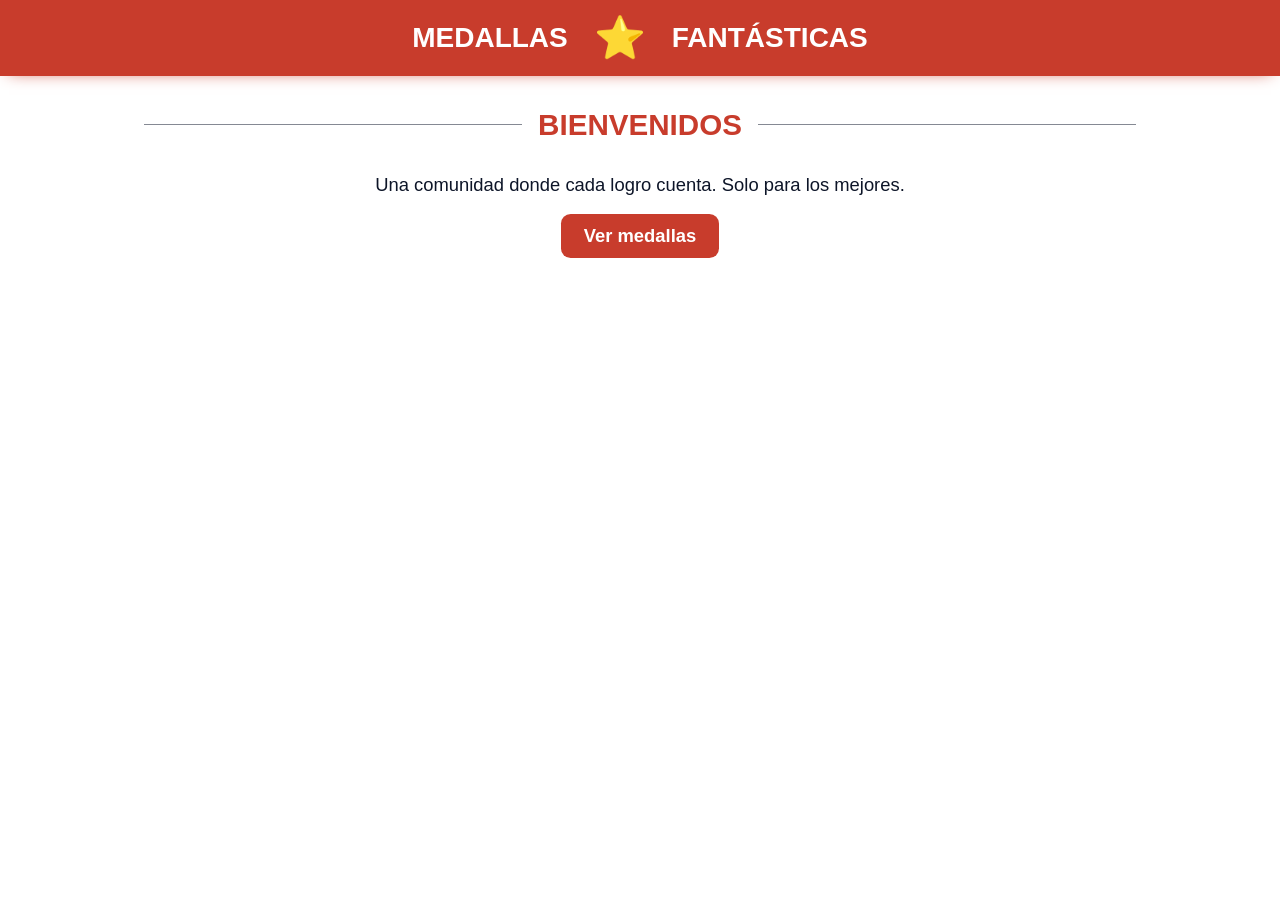
<file: index.html>
<!doctype html>
<html lang="es">
  <head>
    <meta charset="UTF-8" />
    <meta name="viewport" content="width=device-width, initial-scale=1.0" />
    <title>Inicio - Medallas Fantásticas</title>
    <link rel="stylesheet" href="css/estilos.css" />
    <link rel="icon" type="image/png" href="images/favicon.png" />
  </head>
  <body>
    <header class="cabecera" id="cabecera">
      <div class="fila">
        <a href="index.html" class="marca">Medallas</a>
        <button class="estrella" id="estrella" aria-label="Abrir menú" aria-expanded="false">
          ⭐
        </button>
        <a href="index.html" class="marca">Fantásticas</a>
      </div>
      <nav class="menu" id="menu">
        <ul>
          <li><a href="normas.html">📋Normas</a></li>
          <li><a href="medallas.html">⭐Medallas</a></li>
          <li><a href="calendario.html">📅Calendario</a></li>
          <li><a href="entrar.html">👤Entrar</a></li>
        </ul>
      </nav>
    </header>
    <main class="contenido">
      <div class="titulo">
        <span></span>
        <h1>Bienvenidos</h1>
        <span></span>
      </div>
      <p class="intro">Una comunidad donde cada logro cuenta. Solo para los mejores.</p>
      <p class="centro"><a class="boton" href="medallas.html">Ver medallas</a></p>
    </main>
  </body>
</html>
</file>
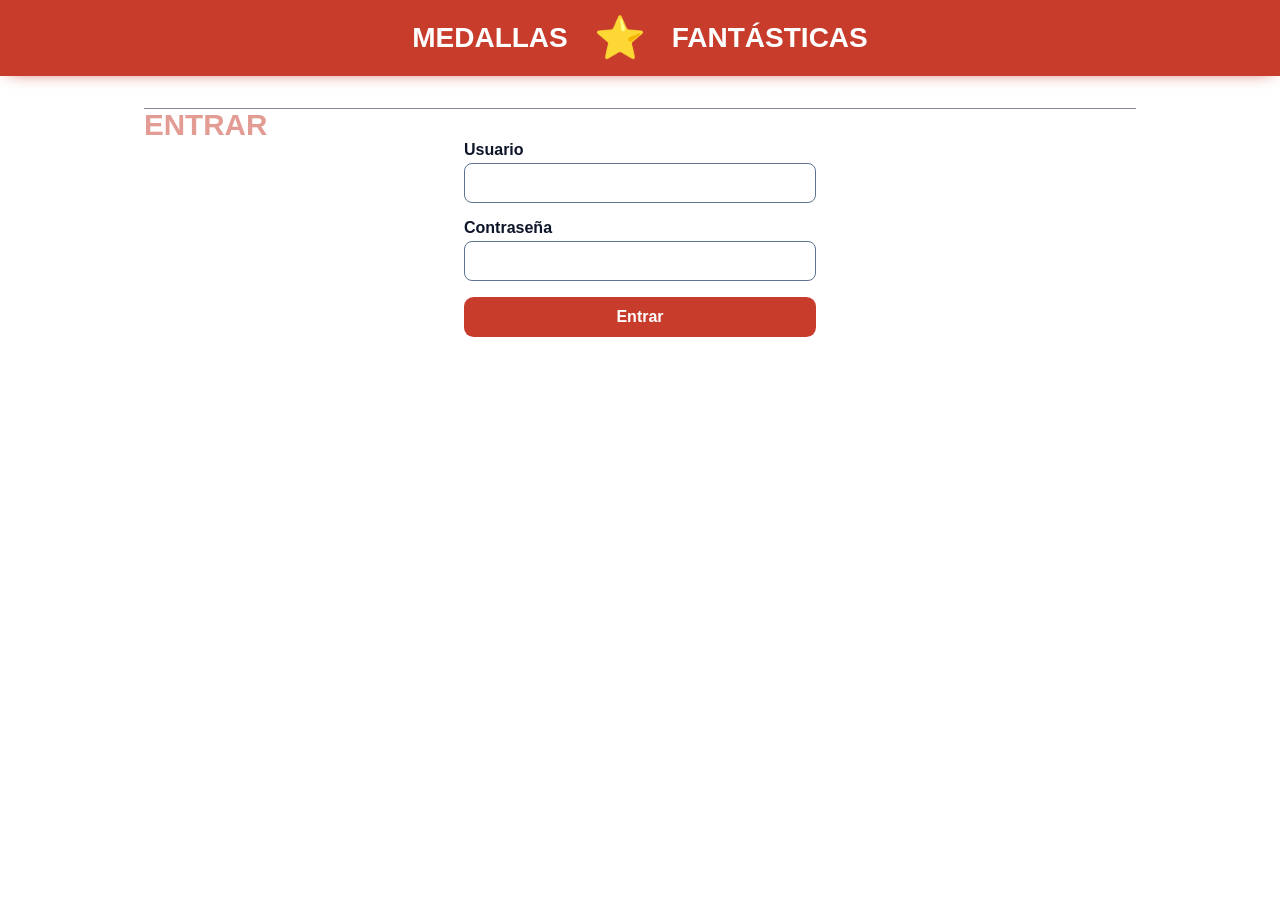
<file: entrar.html>
<!doctype html>
<html lang="es">
  <head>
    <meta charset="UTF-8" />
    <meta name="viewport" content="width=device-width, initial-scale=1.0" />
    <title>Entrar - Medallas Fantásticas</title>
    <link rel="stylesheet" href="css/estilos.css" />
    <link rel="icon" type="image/png" href="images/favicon.png" />
  </head>
  <body>
    <header class="cabecera" id="cabecera">
      <div class="fila">
        <a href="index.html" class="marca">Medallas</a>
        <button class="estrella" id="estrella" aria-label="Abrir menú" aria-expanded="false">
          ⭐
        </button>
        <a href="index.html" class="marca">Fantásticas</a>
      </div>
      <nav class="menu" id="menu">
        <ul>
          <li><a href="normas.html">📋Normas</a></li>
          <li><a href="medallas.html">⭐Medallas</a></li>
          <li><a href="calendario.html">📅Calendario</a></li>
          <li><a href="entrar.html">👤Entrar</a></li>
        </ul>
      </nav>
    </header>
    <main class="contenido">
      <div class="titulo">
        <span><h1>Entrar</h1></span>
      </div>
      <form class="formulario">
        <label>Usuario<input type="text" /></label>
        <label>Contraseña<input type="password" /></label>
        <button class="boton" type="button">Entrar</button>
      </form>
    </main>
  </body>
</html>
</file>
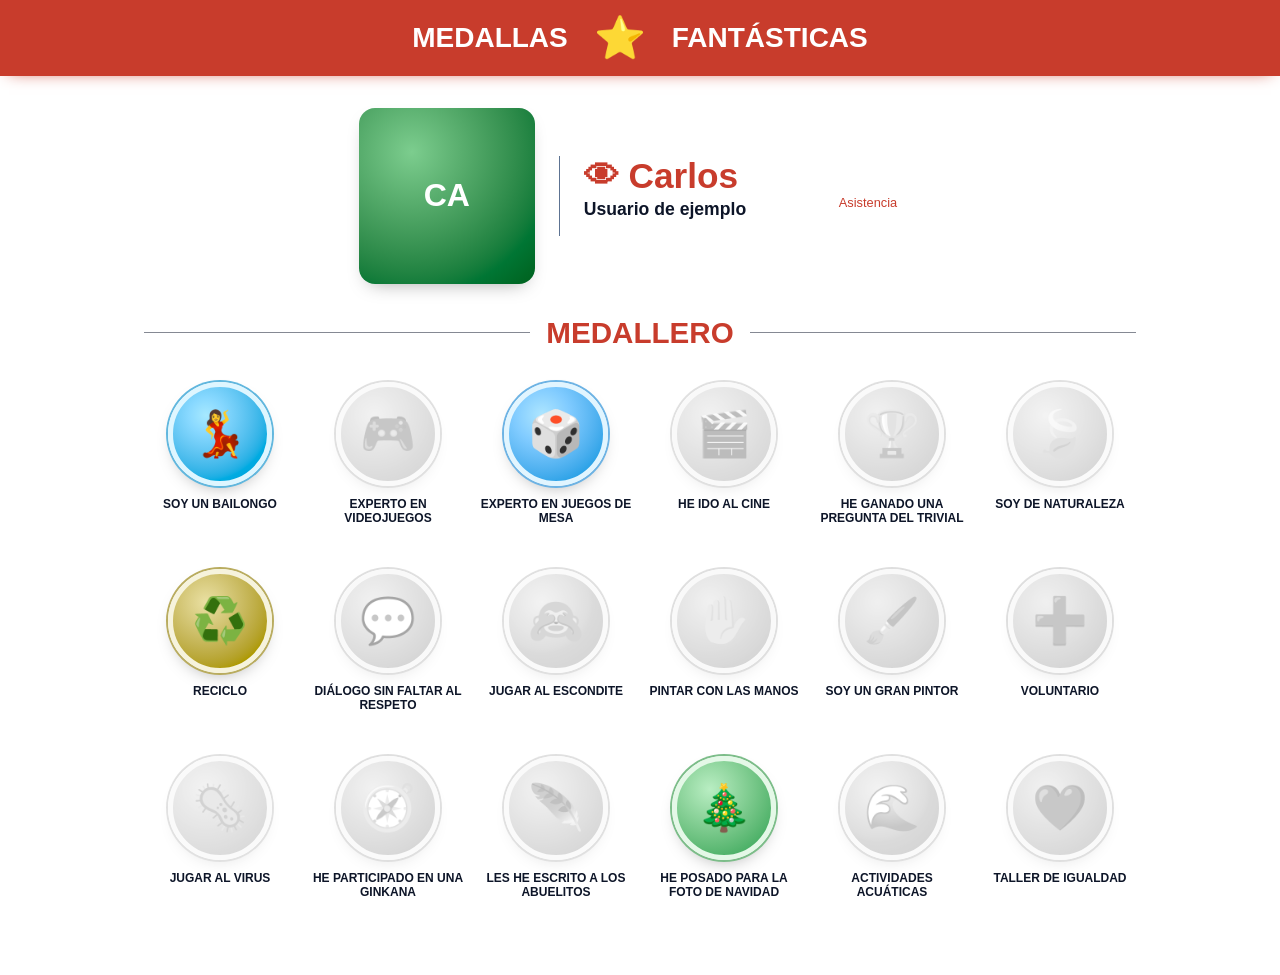
<file: perfil/carlos.html>
<!DOCTYPE html>
<html lang="es">
<head>
    <meta charset="UTF-8">
    <meta name="viewport" content="width=device-width, initial-scale=1.0">
    <title>Carlos - Medallas Fantásticas</title>
    <link rel="stylesheet" href="../css/estilos.css">
</head>
<body>
    <header class="cabecera" id="cabecera">
        <div class="fila">
            <a href="index.html" class="marca">Medallas</a>
            <button class="estrella" id="estrella" aria-label="Abrir menú" aria-expanded="false">⭐</button>
            <a href="index.html" class="marca">Fantásticas</a>
        </div>
        <nav class="menu" id="menu">
            <ul>
                <li><a href="normas.html">📋Normas</a></li>
                <li><a href="medallas.html">⭐Medallas</a></li>
                <li><a href="calendario.html">📅Calendario</a></li>
                <li><a href="entrar.html">👤Entrar</a></li>
            </ul>
        </nav>
    </header>

    <main class="contenido">
        <section class="ficha" style="--tono:150">
            <div class="foto grande">CA</div>
            <div class="datos">
                <h1>👁 Carlos</h1>
                <p class="apodo">Usuario de ejemplo</p>
                <p class="20 años"></p>
            </div>
            <p class="etq">Asistencia</p><div class="barra"><span style="width:50%"></span></div></div>
</section>
<div class="titulo"><span></span><h1>Medallero</h1><span></span></div>
<div class="medallero">
  <div class="medalla " style="--tono:230"><div class="disco">💃</div><p>Soy un bailongo</p></div>
  <div class="medalla bloqueada" style="--tono:260"><div class="disco">🎮</div><p>Experto en videojuegos</p></div>
  <div class="medalla " style="--tono:240"><div class="disco">🎲</div><p>Experto en juegos de mesa</p></div>
  <div class="medalla bloqueada" style="--tono:280"><div class="disco">🎬</div><p>He ido al cine</p></div>
  <div class="medalla bloqueada" style="--tono:320"><div class="disco">🏆</div><p>He ganado una pregunta del trivial</p></div>
  <div class="medalla bloqueada" style="--tono:160"><div class="disco">🍃</div><p>Soy de naturaleza</p></div>
  <div class="medalla " style="--tono:100"><div class="disco">♻️</div><p>Reciclo</p></div>
  <div class="medalla bloqueada" style="--tono:60"><div class="disco">💬</div><p>Diálogo sin faltar al respeto</p></div>
  <div class="medalla bloqueada" style="--tono:200"><div class="disco">🙈</div><p>Jugar al escondite</p></div>
  <div class="medalla bloqueada" style="--tono:340"><div class="disco">✋</div><p>Pintar con las manos</p></div>
  <div class="medalla bloqueada" style="--tono:30"><div class="disco">🖌️</div><p>Soy un gran pintor</p></div>
  <div class="medalla bloqueada" style="--tono:25"><div class="disco">➕</div><p>Voluntario</p></div>
  <div class="medalla bloqueada" style="--tono:140"><div class="disco">🦠</div><p>Jugar al virus</p></div>
  <div class="medalla bloqueada" style="--tono:70"><div class="disco">🧭</div><p>He participado en una ginkana</p></div>
  <div class="medalla bloqueada" style="--tono:250"><div class="disco">🪶</div><p>Les he escrito a los abuelitos</p></div>
  <div class="medalla " style="--tono:150"><div class="disco">🎄</div><p>He posado para la foto de Navidad</p></div>
  <div class="medalla bloqueada" style="--tono:210"><div class="disco">🌊</div><p>Actividades acuáticas</p></div>
  <div class="medalla bloqueada" style="--tono:300"><div class="disco">💜</div><p>Taller de igualdad</p></div>
</div>
</main>
</body>
</html>
</file>
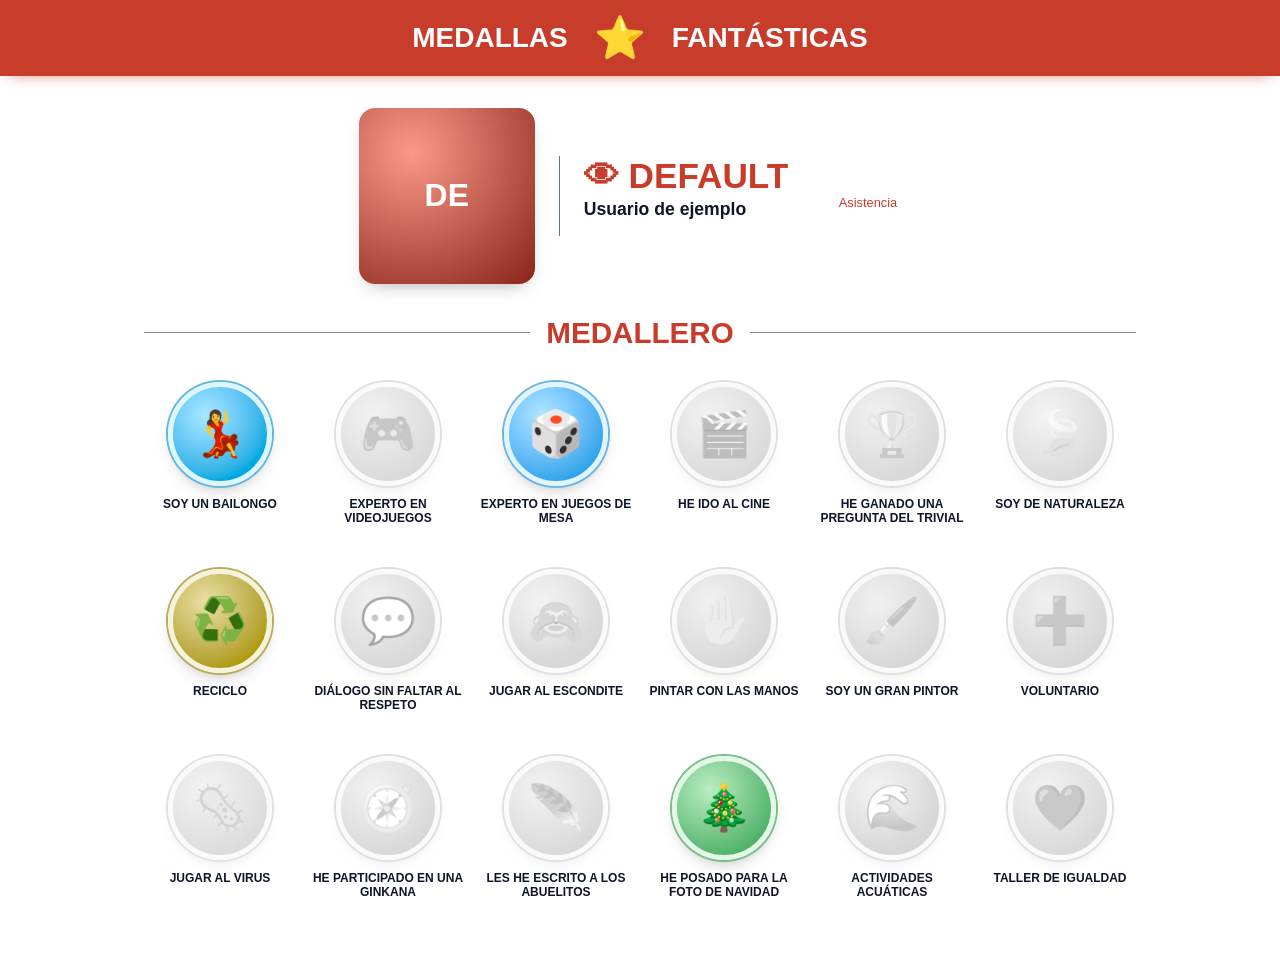
<file: perfil/default.html>
<!DOCTYPE html>
<html lang="es">
<head>
    <meta charset="UTF-8">
    <meta name="viewport" content="width=device-width, initial-scale=1.0">
    <title>Default - Medallas Fantásticas</title>
    <link rel="stylesheet" href="../css/estilos.css">
    <link rel="icon" type="image/png" href="images/favicon.png" />
</head>
<body>
    <header class="cabecera" id="cabecera">
        <div class="fila">
            <a href="index.html" class="marca">Medallas</a>
            <button class="estrella" id="estrella" aria-label="Abrir menú" aria-expanded="false">⭐</button>
            <a href="index.html" class="marca">Fantásticas</a>
        </div>
        <nav class="menu" id="menu">
            <ul>
                <li><a href="normas.html">📋Normas</a></li>
                <li><a href="medallas.html">⭐Medallas</a></li>
                <li><a href="calendario.html">📅Calendario</a></li>
                <li><a href="entrar.html">👤Entrar</a></li>
            </ul>
        </nav>
    </header>

    <main class="contenido">
        <section class="ficha" style="--tono:30">
            <div class="foto grande">DE</div>
            <div class="datos">
                <h1>👁 DEFAULT</h1>
                <p class="apodo">Usuario de ejemplo</p>
                <p class="20 años"></p>
            </div>
            <p class="etq">Asistencia</p><div class="barra"><span style="width:50%"></span></div></div>
</section>
<div class="titulo"><span></span><h1>Medallero</h1><span></span></div>
<div class="medallero">
  <div class="medalla " style="--tono:230"><div class="disco">💃</div><p>Soy un bailongo</p></div>
  <div class="medalla bloqueada" style="--tono:260"><div class="disco">🎮</div><p>Experto en videojuegos</p></div>
  <div class="medalla " style="--tono:240"><div class="disco">🎲</div><p>Experto en juegos de mesa</p></div>
  <div class="medalla bloqueada" style="--tono:280"><div class="disco">🎬</div><p>He ido al cine</p></div>
  <div class="medalla bloqueada" style="--tono:320"><div class="disco">🏆</div><p>He ganado una pregunta del trivial</p></div>
  <div class="medalla bloqueada" style="--tono:160"><div class="disco">🍃</div><p>Soy de naturaleza</p></div>
  <div class="medalla " style="--tono:100"><div class="disco">♻️</div><p>Reciclo</p></div>
  <div class="medalla bloqueada" style="--tono:60"><div class="disco">💬</div><p>Diálogo sin faltar al respeto</p></div>
  <div class="medalla bloqueada" style="--tono:200"><div class="disco">🙈</div><p>Jugar al escondite</p></div>
  <div class="medalla bloqueada" style="--tono:340"><div class="disco">✋</div><p>Pintar con las manos</p></div>
  <div class="medalla bloqueada" style="--tono:30"><div class="disco">🖌️</div><p>Soy un gran pintor</p></div>
  <div class="medalla bloqueada" style="--tono:25"><div class="disco">➕</div><p>Voluntario</p></div>
  <div class="medalla bloqueada" style="--tono:140"><div class="disco">🦠</div><p>Jugar al virus</p></div>
  <div class="medalla bloqueada" style="--tono:70"><div class="disco">🧭</div><p>He participado en una ginkana</p></div>
  <div class="medalla bloqueada" style="--tono:250"><div class="disco">🪶</div><p>Les he escrito a los abuelitos</p></div>
  <div class="medalla " style="--tono:150"><div class="disco">🎄</div><p>He posado para la foto de Navidad</p></div>
  <div class="medalla bloqueada" style="--tono:210"><div class="disco">🌊</div><p>Actividades acuáticas</p></div>
  <div class="medalla bloqueada" style="--tono:300"><div class="disco">💜</div><p>Taller de igualdad</p></div>
</div>
</main>
</body>
</html>
</file>
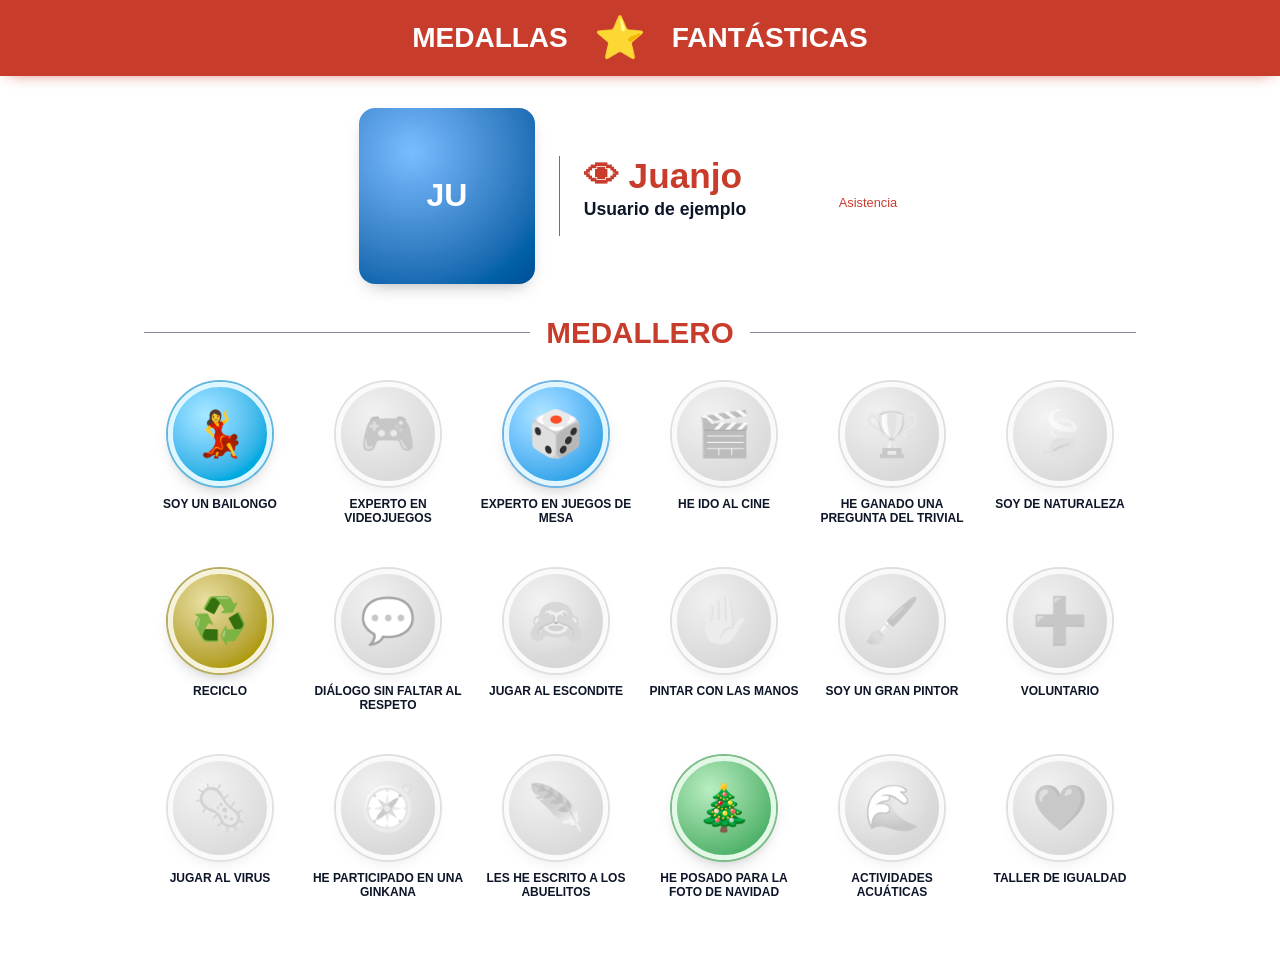
<file: perfil/juanjo.html>
<!DOCTYPE html>
<html lang="es">
<head>
    <meta charset="UTF-8">
    <meta name="viewport" content="width=device-width, initial-scale=1.0">
    <title>Juanjo - Medallas Fantásticas</title>
    <link rel="stylesheet" href="../css/estilos.css">
</head>
<body>
    <header class="cabecera" id="cabecera">
        <div class="fila">
            <a href="index.html" class="marca">Medallas</a>
            <button class="estrella" id="estrella" aria-label="Abrir menú" aria-expanded="false">⭐</button>
            <a href="index.html" class="marca">Fantásticas</a>
        </div>
        <nav class="menu" id="menu">
            <ul>
                <li><a href="normas.html">📋Normas</a></li>
                <li><a href="medallas.html">⭐Medallas</a></li>
                <li><a href="calendario.html">📅Calendario</a></li>
                <li><a href="entrar.html">👤Entrar</a></li>
            </ul>
        </nav>
    </header>

    <main class="contenido">
        <section class="ficha" style="--tono:250">
            <div class="foto grande">JU</div>
            <div class="datos">
                <h1>👁 Juanjo</h1>
                <p class="apodo">Usuario de ejemplo</p>
                <p class="20 años"></p>
            </div>
            <p class="etq">Asistencia</p><div class="barra"><span style="width:50%"></span></div></div>
</section>
<div class="titulo"><span></span><h1>Medallero</h1><span></span></div>
<div class="medallero">
  <div class="medalla " style="--tono:230"><div class="disco">💃</div><p>Soy un bailongo</p></div>
  <div class="medalla bloqueada" style="--tono:260"><div class="disco">🎮</div><p>Experto en videojuegos</p></div>
  <div class="medalla " style="--tono:240"><div class="disco">🎲</div><p>Experto en juegos de mesa</p></div>
  <div class="medalla bloqueada" style="--tono:280"><div class="disco">🎬</div><p>He ido al cine</p></div>
  <div class="medalla bloqueada" style="--tono:320"><div class="disco">🏆</div><p>He ganado una pregunta del trivial</p></div>
  <div class="medalla bloqueada" style="--tono:160"><div class="disco">🍃</div><p>Soy de naturaleza</p></div>
  <div class="medalla " style="--tono:100"><div class="disco">♻️</div><p>Reciclo</p></div>
  <div class="medalla bloqueada" style="--tono:60"><div class="disco">💬</div><p>Diálogo sin faltar al respeto</p></div>
  <div class="medalla bloqueada" style="--tono:200"><div class="disco">🙈</div><p>Jugar al escondite</p></div>
  <div class="medalla bloqueada" style="--tono:340"><div class="disco">✋</div><p>Pintar con las manos</p></div>
  <div class="medalla bloqueada" style="--tono:30"><div class="disco">🖌️</div><p>Soy un gran pintor</p></div>
  <div class="medalla bloqueada" style="--tono:25"><div class="disco">➕</div><p>Voluntario</p></div>
  <div class="medalla bloqueada" style="--tono:140"><div class="disco">🦠</div><p>Jugar al virus</p></div>
  <div class="medalla bloqueada" style="--tono:70"><div class="disco">🧭</div><p>He participado en una ginkana</p></div>
  <div class="medalla bloqueada" style="--tono:250"><div class="disco">🪶</div><p>Les he escrito a los abuelitos</p></div>
  <div class="medalla " style="--tono:150"><div class="disco">🎄</div><p>He posado para la foto de Navidad</p></div>
  <div class="medalla bloqueada" style="--tono:210"><div class="disco">🌊</div><p>Actividades acuáticas</p></div>
  <div class="medalla bloqueada" style="--tono:300"><div class="disco">💜</div><p>Taller de igualdad</p></div>
</div>
</main>
</body>
</html>
</file>
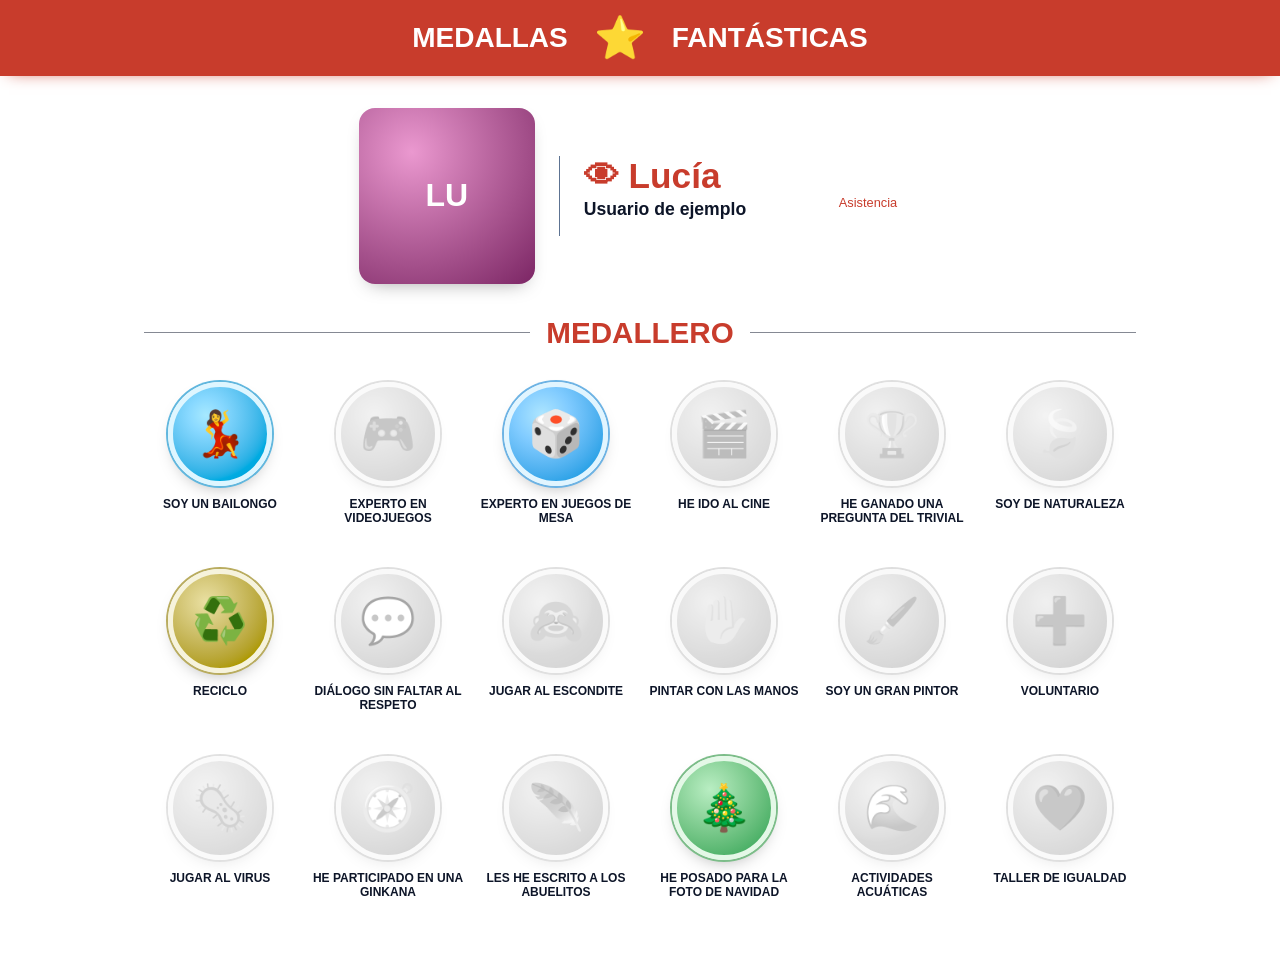
<file: perfil/lucia.html>
<!DOCTYPE html>
<html lang="es">
<head>
    <meta charset="UTF-8">
    <meta name="viewport" content="width=device-width, initial-scale=1.0">
    <title>Lucía - Medallas Fantásticas</title>
    <link rel="stylesheet" href="../css/estilos.css">
</head>
<body>
    <header class="cabecera" id="cabecera">
        <div class="fila">
            <a href="index.html" class="marca">Medallas</a>
            <button class="estrella" id="estrella" aria-label="Abrir menú" aria-expanded="false">⭐</button>
            <a href="index.html" class="marca">Fantásticas</a>
        </div>
        <nav class="menu" id="menu">
            <ul>
                <li><a href="normas.html">📋Normas</a></li>
                <li><a href="medallas.html">⭐Medallas</a></li>
                <li><a href="calendario.html">📅Calendario</a></li>
                <li><a href="entrar.html">👤Entrar</a></li>
            </ul>
        </nav>
    </header>

    <main class="contenido">
        <section class="ficha" style="--tono:340">
            <div class="foto grande">LU</div>
            <div class="datos">
                <h1>👁 Lucía</h1>
                <p class="apodo">Usuario de ejemplo</p>
                <p class="20 años"></p>
            </div>
            <p class="etq">Asistencia</p><div class="barra"><span style="width:50%"></span></div></div>
</section>
<div class="titulo"><span></span><h1>Medallero</h1><span></span></div>
<div class="medallero">
  <div class="medalla " style="--tono:230"><div class="disco">💃</div><p>Soy un bailongo</p></div>
  <div class="medalla bloqueada" style="--tono:260"><div class="disco">🎮</div><p>Experto en videojuegos</p></div>
  <div class="medalla " style="--tono:240"><div class="disco">🎲</div><p>Experto en juegos de mesa</p></div>
  <div class="medalla bloqueada" style="--tono:280"><div class="disco">🎬</div><p>He ido al cine</p></div>
  <div class="medalla bloqueada" style="--tono:320"><div class="disco">🏆</div><p>He ganado una pregunta del trivial</p></div>
  <div class="medalla bloqueada" style="--tono:160"><div class="disco">🍃</div><p>Soy de naturaleza</p></div>
  <div class="medalla " style="--tono:100"><div class="disco">♻️</div><p>Reciclo</p></div>
  <div class="medalla bloqueada" style="--tono:60"><div class="disco">💬</div><p>Diálogo sin faltar al respeto</p></div>
  <div class="medalla bloqueada" style="--tono:200"><div class="disco">🙈</div><p>Jugar al escondite</p></div>
  <div class="medalla bloqueada" style="--tono:340"><div class="disco">✋</div><p>Pintar con las manos</p></div>
  <div class="medalla bloqueada" style="--tono:30"><div class="disco">🖌️</div><p>Soy un gran pintor</p></div>
  <div class="medalla bloqueada" style="--tono:25"><div class="disco">➕</div><p>Voluntario</p></div>
  <div class="medalla bloqueada" style="--tono:140"><div class="disco">🦠</div><p>Jugar al virus</p></div>
  <div class="medalla bloqueada" style="--tono:70"><div class="disco">🧭</div><p>He participado en una ginkana</p></div>
  <div class="medalla bloqueada" style="--tono:250"><div class="disco">🪶</div><p>Les he escrito a los abuelitos</p></div>
  <div class="medalla " style="--tono:150"><div class="disco">🎄</div><p>He posado para la foto de Navidad</p></div>
  <div class="medalla bloqueada" style="--tono:210"><div class="disco">🌊</div><p>Actividades acuáticas</p></div>
  <div class="medalla bloqueada" style="--tono:300"><div class="disco">💜</div><p>Taller de igualdad</p></div>
</div>
</main>
</body>
</html>
</file>
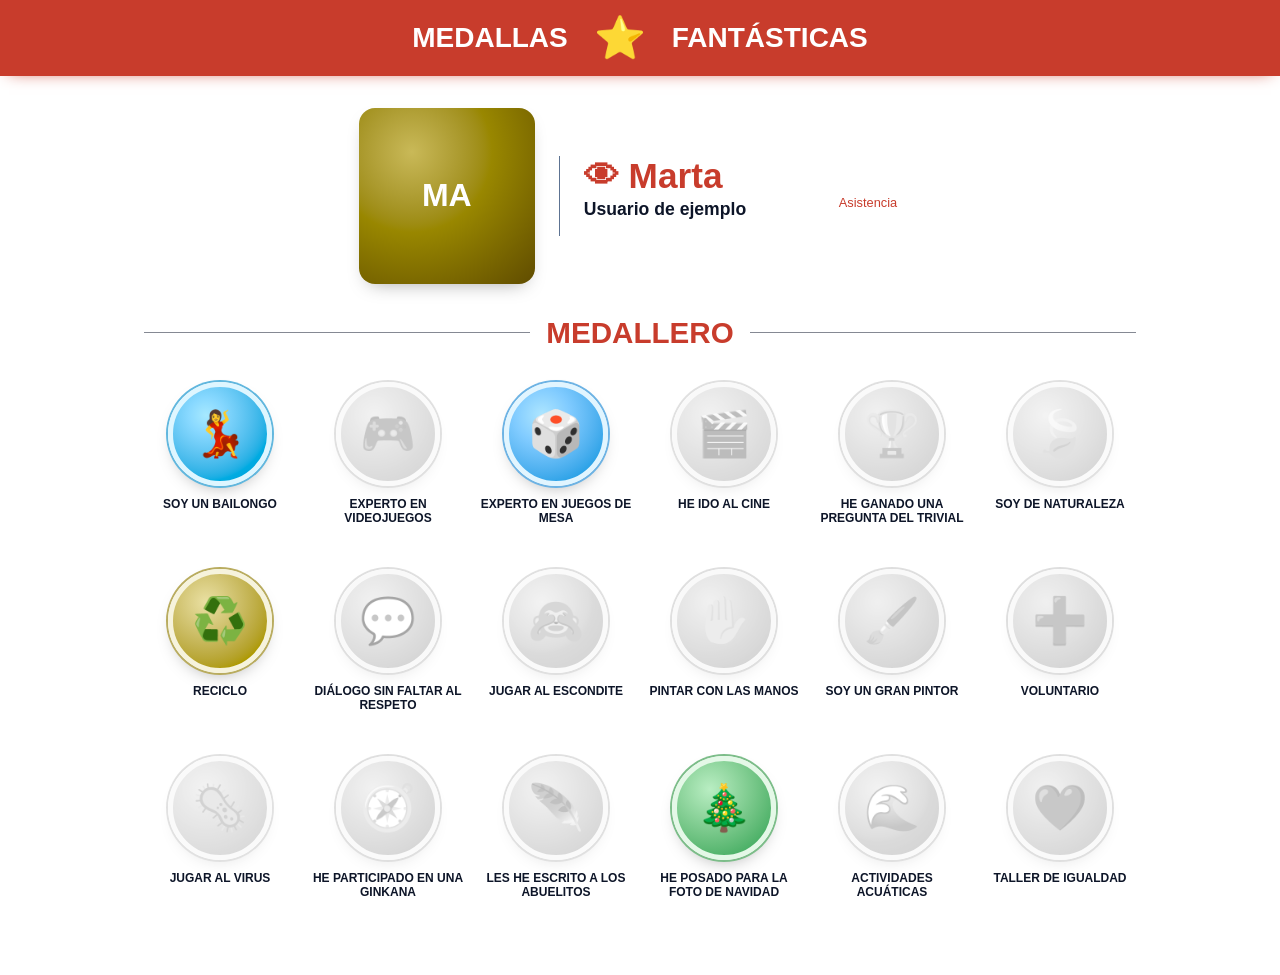
<file: perfil/marta.html>
<!DOCTYPE html>
<html lang="es">
<head>
    <meta charset="UTF-8">
    <meta name="viewport" content="width=device-width, initial-scale=1.0">
    <title>Marta - Medallas Fantásticas</title>
    <link rel="stylesheet" href="../css/estilos.css">
</head>
<body>
    <header class="cabecera" id="cabecera">
        <div class="fila">
            <a href="index.html" class="marca">Medallas</a>
            <button class="estrella" id="estrella" aria-label="Abrir menú" aria-expanded="false">⭐</button>
            <a href="index.html" class="marca">Fantásticas</a>
        </div>
        <nav class="menu" id="menu">
            <ul>
                <li><a href="normas.html">📋Normas</a></li>
                <li><a href="medallas.html">⭐Medallas</a></li>
                <li><a href="calendario.html">📅Calendario</a></li>
                <li><a href="entrar.html">👤Entrar</a></li>
            </ul>
        </nav>
    </header>

    <main class="contenido">
        <section class="ficha" style="--tono:100">
            <div class="foto grande">MA</div>
            <div class="datos">
                <h1>👁 Marta</h1>
                <p class="apodo">Usuario de ejemplo</p>
                <p class="20 años"></p>
            </div>
            <p class="etq">Asistencia</p><div class="barra"><span style="width:50%"></span></div></div>
</section>
<div class="titulo"><span></span><h1>Medallero</h1><span></span></div>
<div class="medallero">
  <div class="medalla " style="--tono:230"><div class="disco">💃</div><p>Soy un bailongo</p></div>
  <div class="medalla bloqueada" style="--tono:260"><div class="disco">🎮</div><p>Experto en videojuegos</p></div>
  <div class="medalla " style="--tono:240"><div class="disco">🎲</div><p>Experto en juegos de mesa</p></div>
  <div class="medalla bloqueada" style="--tono:280"><div class="disco">🎬</div><p>He ido al cine</p></div>
  <div class="medalla bloqueada" style="--tono:320"><div class="disco">🏆</div><p>He ganado una pregunta del trivial</p></div>
  <div class="medalla bloqueada" style="--tono:160"><div class="disco">🍃</div><p>Soy de naturaleza</p></div>
  <div class="medalla " style="--tono:100"><div class="disco">♻️</div><p>Reciclo</p></div>
  <div class="medalla bloqueada" style="--tono:60"><div class="disco">💬</div><p>Diálogo sin faltar al respeto</p></div>
  <div class="medalla bloqueada" style="--tono:200"><div class="disco">🙈</div><p>Jugar al escondite</p></div>
  <div class="medalla bloqueada" style="--tono:340"><div class="disco">✋</div><p>Pintar con las manos</p></div>
  <div class="medalla bloqueada" style="--tono:30"><div class="disco">🖌️</div><p>Soy un gran pintor</p></div>
  <div class="medalla bloqueada" style="--tono:25"><div class="disco">➕</div><p>Voluntario</p></div>
  <div class="medalla bloqueada" style="--tono:140"><div class="disco">🦠</div><p>Jugar al virus</p></div>
  <div class="medalla bloqueada" style="--tono:70"><div class="disco">🧭</div><p>He participado en una ginkana</p></div>
  <div class="medalla bloqueada" style="--tono:250"><div class="disco">🪶</div><p>Les he escrito a los abuelitos</p></div>
  <div class="medalla " style="--tono:150"><div class="disco">🎄</div><p>He posado para la foto de Navidad</p></div>
  <div class="medalla bloqueada" style="--tono:210"><div class="disco">🌊</div><p>Actividades acuáticas</p></div>
  <div class="medalla bloqueada" style="--tono:300"><div class="disco">💜</div><p>Taller de igualdad</p></div>
</div>
</main>
</body>
</html>
</file>
<file: css/estilos.css>
/* 
MEDALLAS FANTÁSTICAS 

IMPORTANTE: HAY COSAS SUJETAS A JAVASCRIPT, ESTÁN PLANTEADAS CÓMO SERÍAN,
PERO FALTAN SER AÑADIDAS DEBIDO A QUE TODAVÍA NO SÉ COMO UTLIZIARLO.
  
Índice:
     1. Variables (colores)
     2. Base (estilos generales)
     3. Cabecera
     4. Estrella del menú
     5. Menú desplegable
     6. Contenido y títulos
     7. Botones, listas y formulario
     8. Medallero (Perfiles)
     9. Ficha de perfil
    10. Medallero (Medallas)
    11. Animaciones
   
   */

   /* 
   1. VARIABLES
   Colores de la web.
    */

 :root{
    --rojo: oklch(0.56 0.18 30); /*Estándar*/
    --rojo-oscuro: oklch(0.38 0.16 18); /*Degradados*/
    --blanco: #ffffff; /*Fondo y texto sobre rojo*/
    --texto: oklch(0.2 0.04 265); /*color del texto normal*/
    --gris-claro: oklch(84.498% 0.0125 248.154); /*Fondo de barras vacías*/
    --gris-texto: oklch(55.005% 0.05527 257.009); /*texto secundario y bordes*/
}  

/*
   2. BASE
   */
*{
    box-sizing: border-box;
}
body{
    margin: 0;
    font-family: 'Trebuchet MS', sans-serif;
    background: var(--blanco);
    color: var(--texto);
}

a{
    color:inherit;
    text-decoration:none;
}

/*3. Cabecera
*/

.cabecera{
    position: sticky;
    top: 0;
    z-index: 10;
    background: var(--rojo);
    color: var(--blanco);
    box-shadow: 0 4px 16px -9px var(--rojo);
}

.cabecera.abierta {
    background: linear-gradient(180deg, var(--rojo) 30%, var(--rojo-oscuro));
}

.cabecera .fila{
    display: flex;
    justify-content: center;
    align-items: center;
    gap: 1.25rem;
    padding: 1rem;
}

.marca{
    font-weight: 700;
    text-transform: uppercase;
    font-size: clamp(1.1rem, 3vw, 1.75rem);
}

/*4.Estrella del Menú
*/

.estrella{
    background: none;
    border: 0;
    color: var(--blanco);
    font-size: 2.6rem;
    line-height: 1;
    cursor: pointer;

}

.estrella:hover{
    transform: scale(1.1);
    transition: 0.2s;
}

.estrella.girar{
    animation: girar 0.7s cubic-bezier(0.5, -0.3, 0.4, 1.4);
}

/*5. Menú desplegable
*/

.menu {
    display: grid;
    grid-template-rows: 0fr;
    transition: grid-template-rows 0.4s;
}

.menu.abierto{
    grid-template-rows: 1fr;
}

.menu ul{
    overflow: hidden;
    min-height: 0;
    list-style: none;
    max-width: 56rem;
    margin: 0 auto;
    padding: 0 1rem;
    display: grid;
    grid-template-columns: repeat(4, 1fr);
    gap: 0.5rem;
}

.menu.abierto ul{
    padding-bottom: 1.25rem;
}

.menu a{
    display: flex;
    flex-direction: column;
    align-items: center;
    gap: 0.4rem;
    padding: 0.5rem;
    border-radius: 0.6rem;
    font-weight: 700;
    text-transform: uppercase;
    font-size: clamp(0.75rem, 2vw, 1.15rem);
}

.menu a span{
    font-size: 1.8rem;
}

.menu a:hover{
    background: rgb(255 255 255 / 0.12);
}

/*6. Contenido y titulos
*/

.contenido{
    max-width: 64rem;
    margin: 0 auto;
    padding: 0 1rem 4rem;
}

.titulo{
    display: flex;
    align-items: center;
    gap: 1rem;
    margin: 2rem 0;
}

.titulo span{
    flex: 1;
    height: 1px;
    background: var(--texto);
    opacity: 0.5;
}

.titulo h1{
    margin: 0;
    color: var(--rojo);
    text-transform: uppercase;
    font-size: 1.85rem;
}

.intro,.centro{
    text-align: center;
    font-size:1.15rem;
}

/*7. Botones, listas, formulario
*/

.boton{
    display: inline-block;
    background: var(--rojo);
    color: var(--blanco);
    border: 0;
    padding: 0.7rem 1.4rem;
    border-radius: 0.6rem;
    font: inherit;
    font-weight: 700;
    cursor: pointer;
}

.lista{
    max-width: 36rem;
    margin: 0 auto;
    line-height: 2;
    font-size: 1.1rem;
}

.formulario{
    max-width: 22rem;
    margin: 0 auto;
    display: grid;
    gap: 1rem;
}

.formulario label{
    display: grid;
    gap: 0.3rem;
    font-weight: 700;
}

.formulario input{
    padding: 0.6rem;
    border: 1px solid var(--gris-texto);
    border-radius: 0.5rem;
    font: inherit;
}

/* 8. Medallero (Perfiles)
*/

.rejilla {
    display: grid;
    grid-template-columns: repeat(auto-fill, minmax(120px, 150px));
    justify-content: center;
    gap: 1rem;
}

.foto {
    position: relative;
    aspect-ratio: 1;
    border-radius: 1rem;
    display: grid;
    place-items: center;
    color: var(--blanco);
    font-size: 2rem;
    font-weight: 700;
    background: radial-gradient(circle at 30% 25%,
                oklch(0.78 0.12 var(--tono, 30)),
                oklch(0.42 0.14 var(--tono, 30)));
    box-shadow: 0 8px 20px -10px rgb(0 0 0 / 0.4);
    transition: transform 0.2s;
}

.foto i {
    position: absolute;
    top: 0.5rem;
    right: 0.6rem;
    font-style: normal;
    font-size: 1.1rem;
}

.perfil:hover .foto {
    transform: translateY(-4px);
}

.nombre {
    position: relative;
    margin-top: 0.5rem;
    height: 2rem;
    border-radius: 99px;
    background: var(--gris-claro);
    overflow: hidden;
    display: grid;
    place-items: center;
    font-size: 0.95rem;
}

.nombre span{
    position: absolute;
    inset: 0 auto 0 0;
    background: var(--rojo);
    opacity: 0.35;
}

.nombre b {
    position: relative;
}

/*9. Ficha de perfil
*/
.ficha{
    display: flex;
    flex-wrap: wrap;
    justify-content: center;
    align-items: center;
    gap: 1.5rem;
    margin-top: 2rem;
}

.foto.grande{
    width: 11rem;
}

.datos {
    min-width: 16rem;
    border-left: 1px solid var(--gris-texto);
    padding-left: 1.5rem;
}

.datos h1{
    margin: 0;
    color: var(--rojo);
    font-size: 2.2rem;
}

.apodo {
    margin: 0.2rem 0;
    font-weight: 700;
    font-size: 1.1rem;
}

.edad {
    margin: 0;
    color: var(--gris-texto);
}

.etq {
    margin: 1rem 0 0.2rem;
    font-size: 0.8rem;
    color: var(--rojo);
}

.barra {
    height: 0.5rem;
    border-radius: 99px;
    background: var(--gris-claro);
}

.barra span{
    display: block;
    height: 100%;
    border-radius: 99px;
    background: var(--rojo);
}

/*10. Medallero (Medallas)
*/

.medallero{
    display: grid;
    grid-template-columns: repeat(auto-fill, minmax(140px, 1fr));
    gap: 2rem 1rem;
}

.medalla{
    text-align: center;
}

.medalla p{
    margin-top: 0.7rem;
    font-size: 0.75rem;
    font-weight: 700;
    text-transform: uppercase;
}

.disco {
    width: 6.5rem;
    height: 6.5rem;
    margin: 0 auto;
    border-radius: 50%;
    display: grid;
    place-items: center;
    font-size: 2.8rem;
    background: radial-gradient(circle at 35% 30%,
                oklch(0.9 0.08 var(--tono, 30)),
                oklch(0.62 0.16 var(--tono, 30)));
    border: 5px solid oklch(0.96 0.03 var(--tono, 30));
    box-shadow: 0 0 0 2px oklch(0.74 0.1 var(--tono, 30)),
                0 8px 18px -8px rgb(0 0 0 / 0.35);
    transition: transform 0.2s;
}

.disco:hover{
    transform: scale(1.08) rotate(-4deg);
}

.bloqueada .disco{
    filter: grayscale(1);
    opacity: 0.35;
}

/*11. Animaciones
*/

@keyframes girar {
    50% { transform: rotate(216deg) scale(1.25);}
    to { transform: rotate(360deg);}
}
</file>
